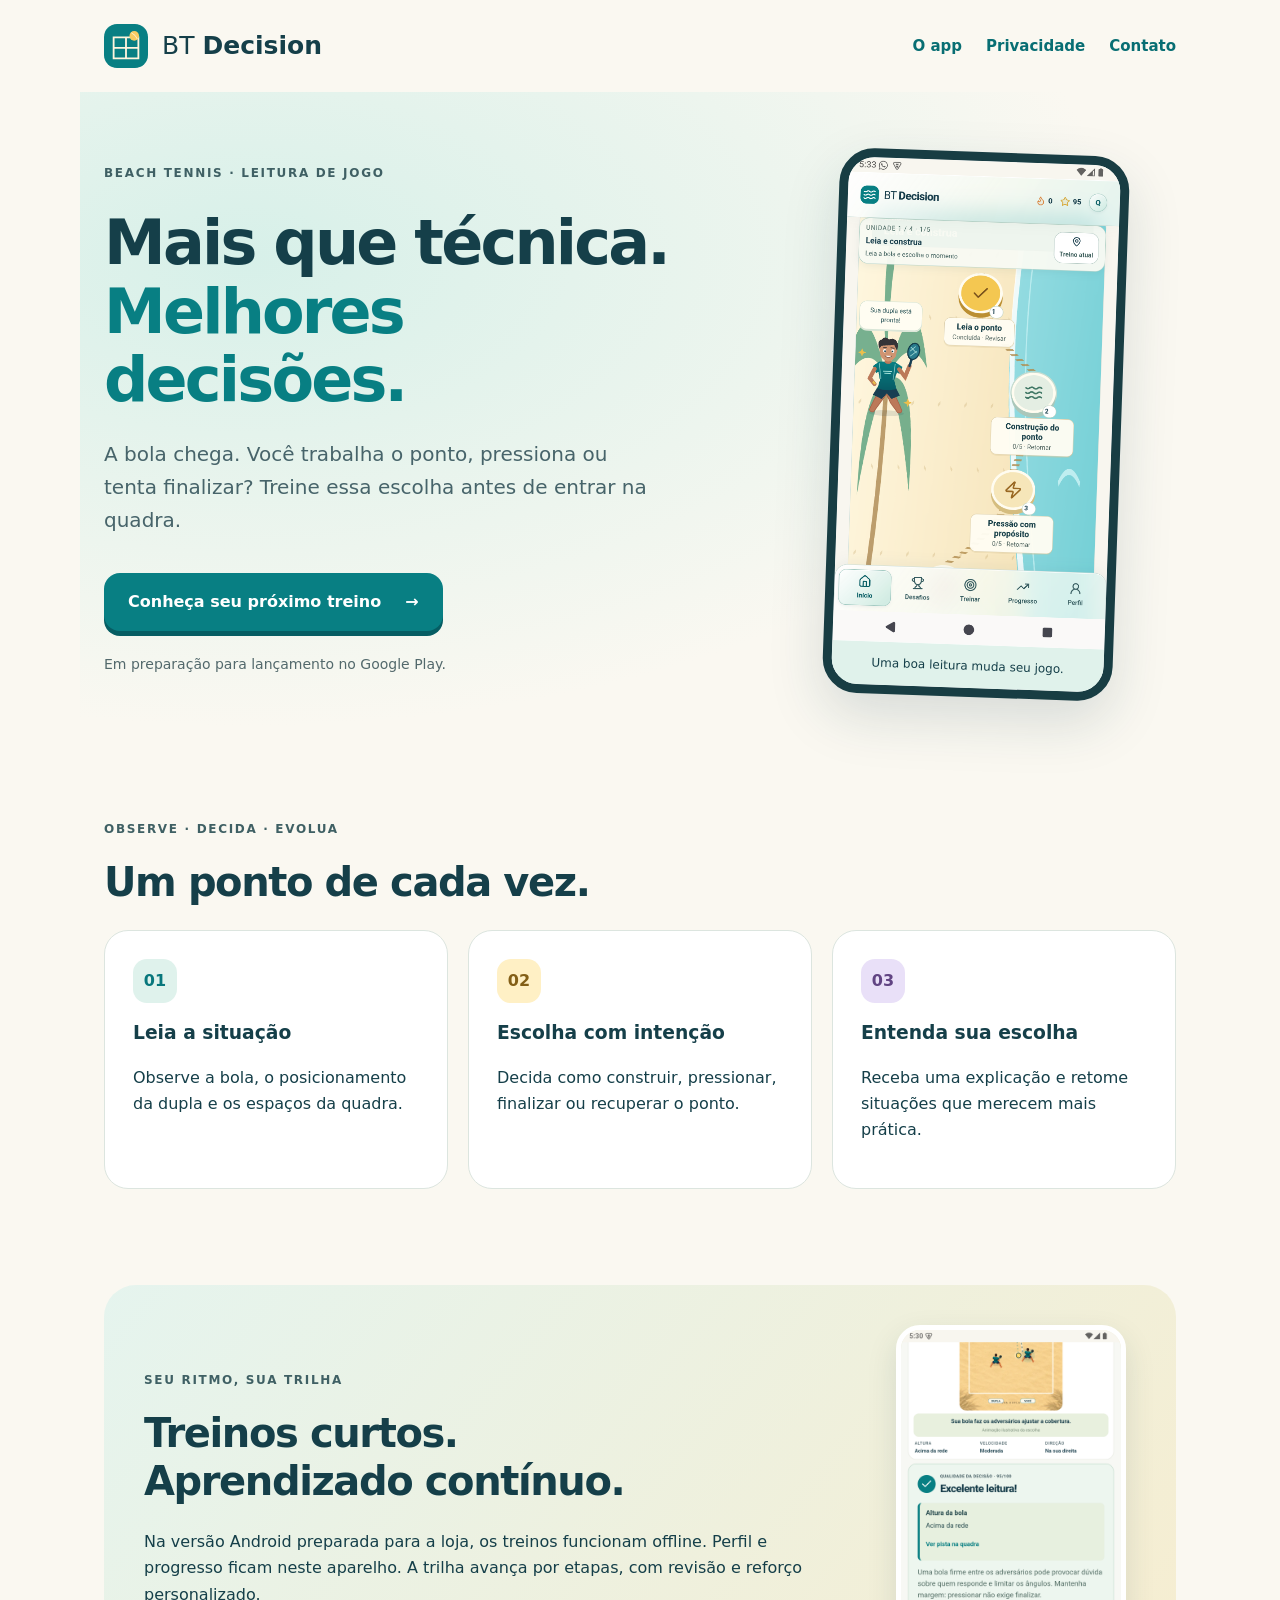
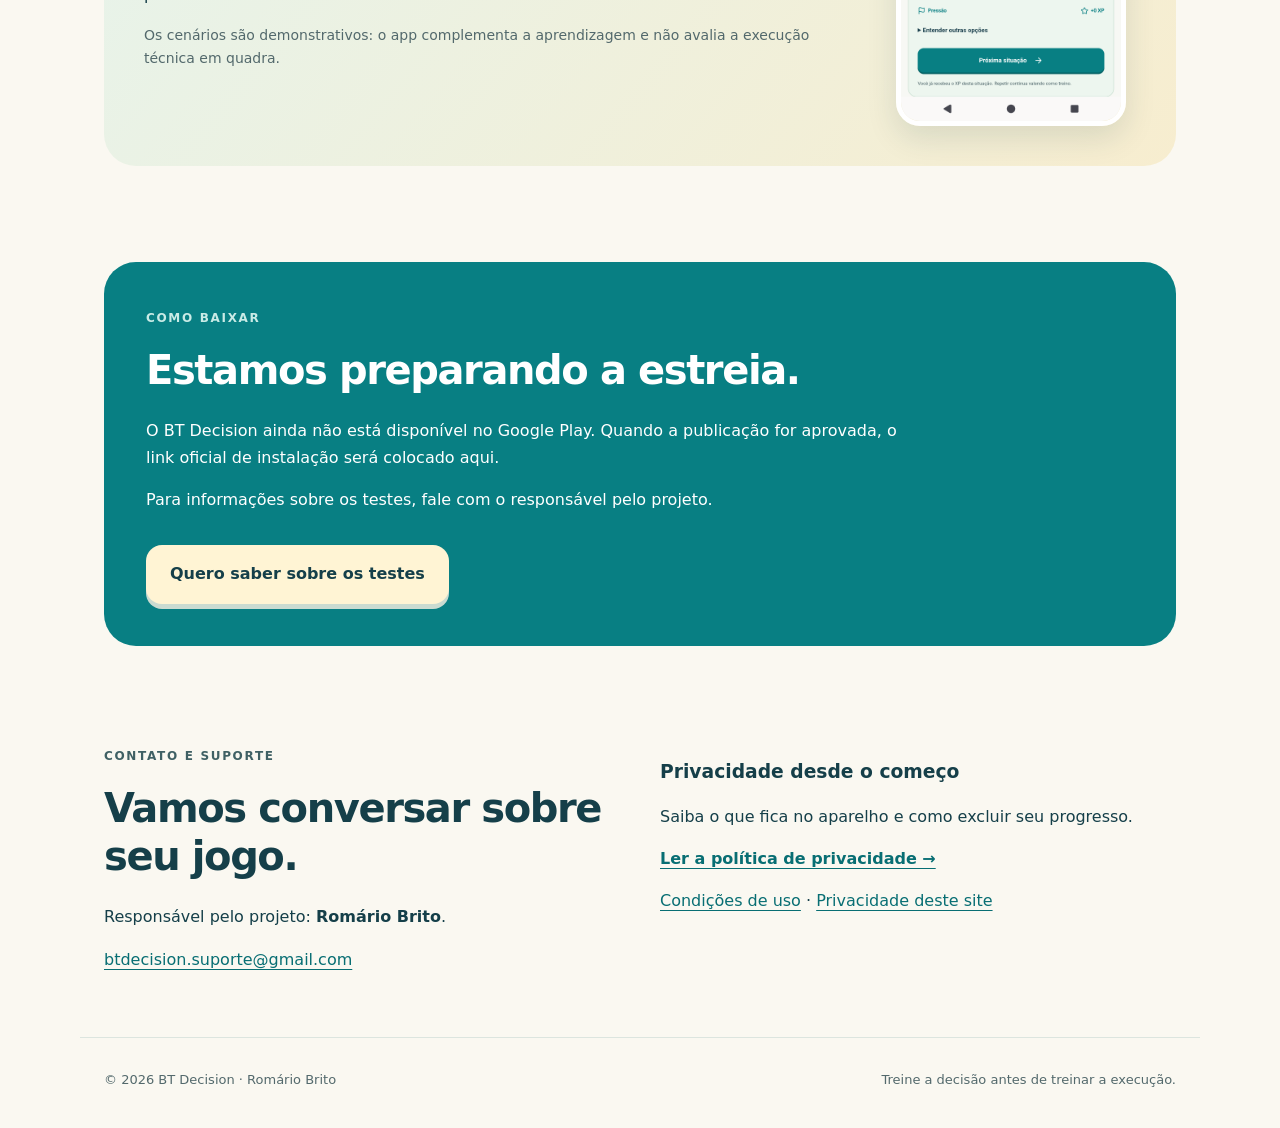
<file: index.html>
<!doctype html>
<html lang="pt-BR">
<head>
  <meta charset="utf-8"><meta name="viewport" content="width=device-width,initial-scale=1">
  <meta name="description" content="BT Decision: treine sua leitura de jogo e suas decisões no Beach Tennis. Conheça o aplicativo, sua política de privacidade e o canal de suporte.">
  <meta name="theme-color" content="#087f83">
  <title>BT Decision — Beach Tennis</title>
  <link rel="icon" href="assets/icon.svg" type="image/svg+xml">
  <link rel="stylesheet" href="style.css">
</head>
<body>
<a class="skip" href="#conteudo">Ir para o conteúdo</a>
<header class="wrap"><a class="brand" href="./"><img src="assets/icon.svg" width="44" height="44" alt="">BT <strong>Decision</strong></a><nav aria-label="Menu principal"><a href="#como-funciona">O app</a><a href="privacidade/">Privacidade</a><a href="#contato">Contato</a></nav></header>
<main id="conteudo">
<section class="hero wrap">
  <div><span class="tag">BEACH TENNIS · LEITURA DE JOGO</span><h1>Mais que técnica.<br><em>Melhores decisões.</em></h1><p class="lead">A bola chega. Você trabalha o ponto, pressiona ou tenta finalizar? Treine essa escolha antes de entrar na quadra.</p><a class="button" href="#como-funciona">Conheça seu próximo treino <span aria-hidden="true">→</span></a><p class="status">Em preparação para lançamento no Google Play.</p></div>
  <figure class="phone"><img src="assets/trilha.png" width="1080" height="1920" alt="Tela real do BT Decision com a trilha de aprendizado e o próximo treino recomendado."><figcaption>Uma boa leitura muda seu jogo.</figcaption></figure>
</section>
<section class="section wrap" id="como-funciona"><span class="tag">OBSERVE · DECIDA · EVOLUA</span><h2>Um ponto de cada vez.</h2><div class="cards"><article><span class="number">01</span><h3>Leia a situação</h3><p>Observe a bola, o posicionamento da dupla e os espaços da quadra.</p></article><article><span class="number">02</span><h3>Escolha com intenção</h3><p>Decida como construir, pressionar, finalizar ou recuperar o ponto.</p></article><article><span class="number">03</span><h3>Entenda sua escolha</h3><p>Receba uma explicação e retome situações que merecem mais prática.</p></article></div></section>
<section class="section wrap"><div class="highlight"><div><span class="tag">SEU RITMO, SUA TRILHA</span><h2>Treinos curtos.<br>Aprendizado contínuo.</h2><p>Na versão Android preparada para a loja, os treinos funcionam offline. Perfil e progresso ficam neste aparelho. A trilha avança por etapas, com revisão e reforço personalizado.</p><p class="note">Os cenários são demonstrativos: o app complementa a aprendizagem e não avalia a execução técnica em quadra.</p></div><img class="screen" src="assets/feedback.png" width="1080" height="1920" loading="lazy" alt="Exemplo real de explicação após uma decisão no aplicativo."></div></section>
<section class="section wrap" id="baixar"><div class="download"><span class="tag">COMO BAIXAR</span><h2>Estamos preparando a estreia.</h2><p>O BT Decision ainda não está disponível no Google Play. Quando a publicação for aprovada, o link oficial de instalação será colocado aqui.</p><p>Para informações sobre os testes, fale com o responsável pelo projeto.</p><a class="button light" href="mailto:btdecision.suporte@gmail.com?subject=BT%20Decision%20-%20testes">Quero saber sobre os testes</a></div></section>
<section class="section wrap contact" id="contato"><div><span class="tag">CONTATO E SUPORTE</span><h2>Vamos conversar sobre seu jogo.</h2><p>Responsável pelo projeto: <strong>Romário Brito</strong>.</p><p><a href="mailto:btdecision.suporte@gmail.com">btdecision.suporte@gmail.com</a></p></div><div><h3>Privacidade desde o começo</h3><p>Saiba o que fica no aparelho e como excluir seu progresso.</p><a class="text-link" href="privacidade/">Ler a política de privacidade →</a><p><a href="termos/">Condições de uso</a> · <a href="privacidade-site/">Privacidade deste site</a></p></div></section>
</main>
<footer class="wrap"><p>© 2026 BT Decision · Romário Brito</p><p>Treine a decisão antes de treinar a execução.</p></footer>
</body></html>
</file>
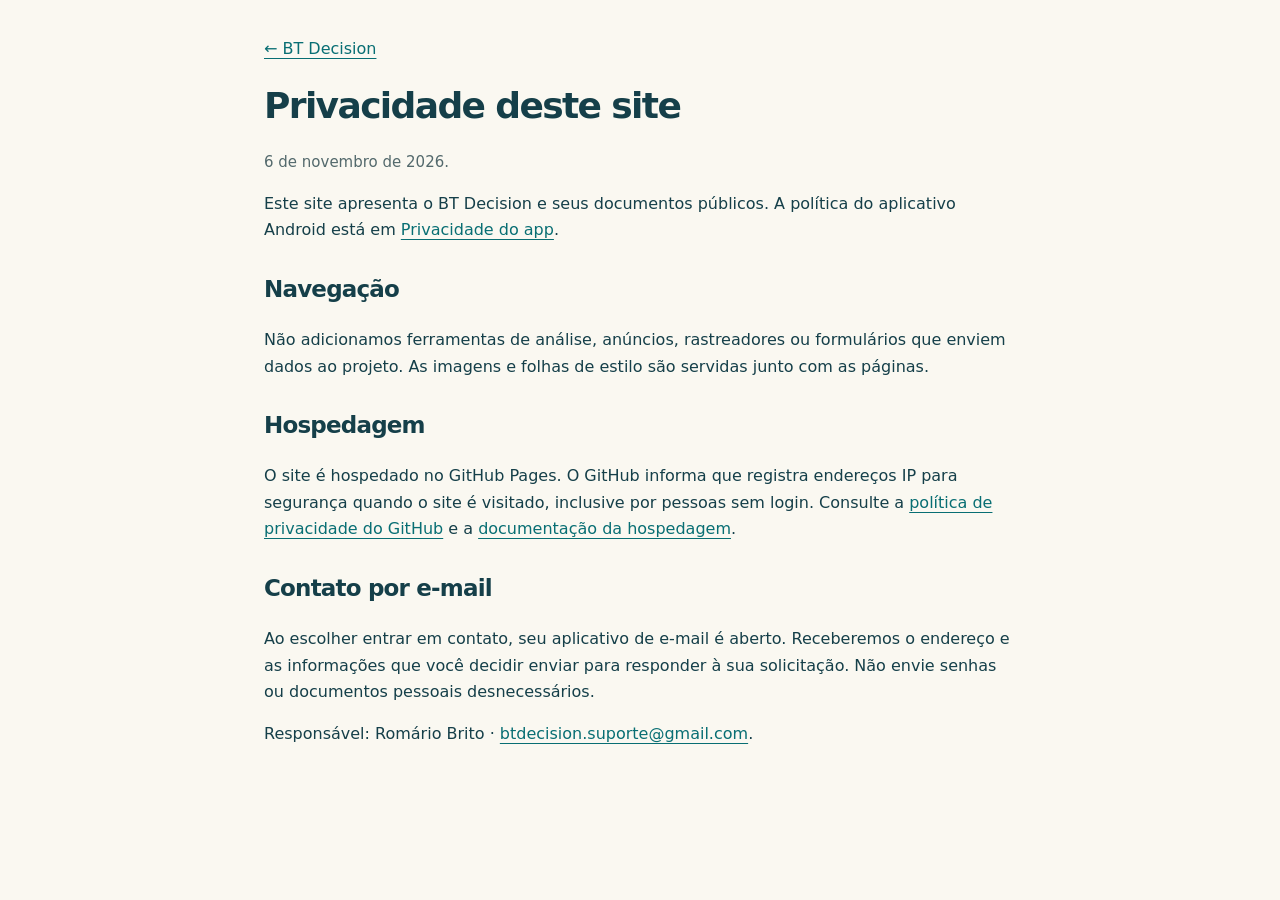
<file: privacidade-site/index.html>
<!doctype html><html lang="pt-BR"><head><meta charset="utf-8"><meta name="viewport" content="width=device-width,initial-scale=1"><title>Privacidade do site — BT Decision</title><link rel="stylesheet" href="../style.css"></head><body><main class="legal"><a href="../">← BT Decision</a><h1>Privacidade deste site</h1><p class="intro">6 de novembro de 2026.</p><p>Este site apresenta o BT Decision e seus documentos públicos. A política do aplicativo Android está em <a href="../privacidade/">Privacidade do app</a>.</p><h2>Navegação</h2><p>Não adicionamos ferramentas de análise, anúncios, rastreadores ou formulários que enviem dados ao projeto. As imagens e folhas de estilo são servidas junto com as páginas.</p><h2>Hospedagem</h2><p>O site é hospedado no GitHub Pages. O GitHub informa que registra endereços IP para segurança quando o site é visitado, inclusive por pessoas sem login. Consulte a <a href="https://docs.github.com/en/site-policy/privacy-policies/github-general-privacy-statement">política de privacidade do GitHub</a> e a <a href="https://docs.github.com/en/pages/getting-started-with-github-pages/what-is-github-pages#data-collection">documentação da hospedagem</a>.</p><h2>Contato por e-mail</h2><p>Ao escolher entrar em contato, seu aplicativo de e-mail é aberto. Receberemos o endereço e as informações que você decidir enviar para responder à sua solicitação. Não envie senhas ou documentos pessoais desnecessários.</p><p>Responsável: Romário Brito · <a href="mailto:btdecision.suporte@gmail.com">btdecision.suporte@gmail.com</a>.</p></main></body></html>
</file>
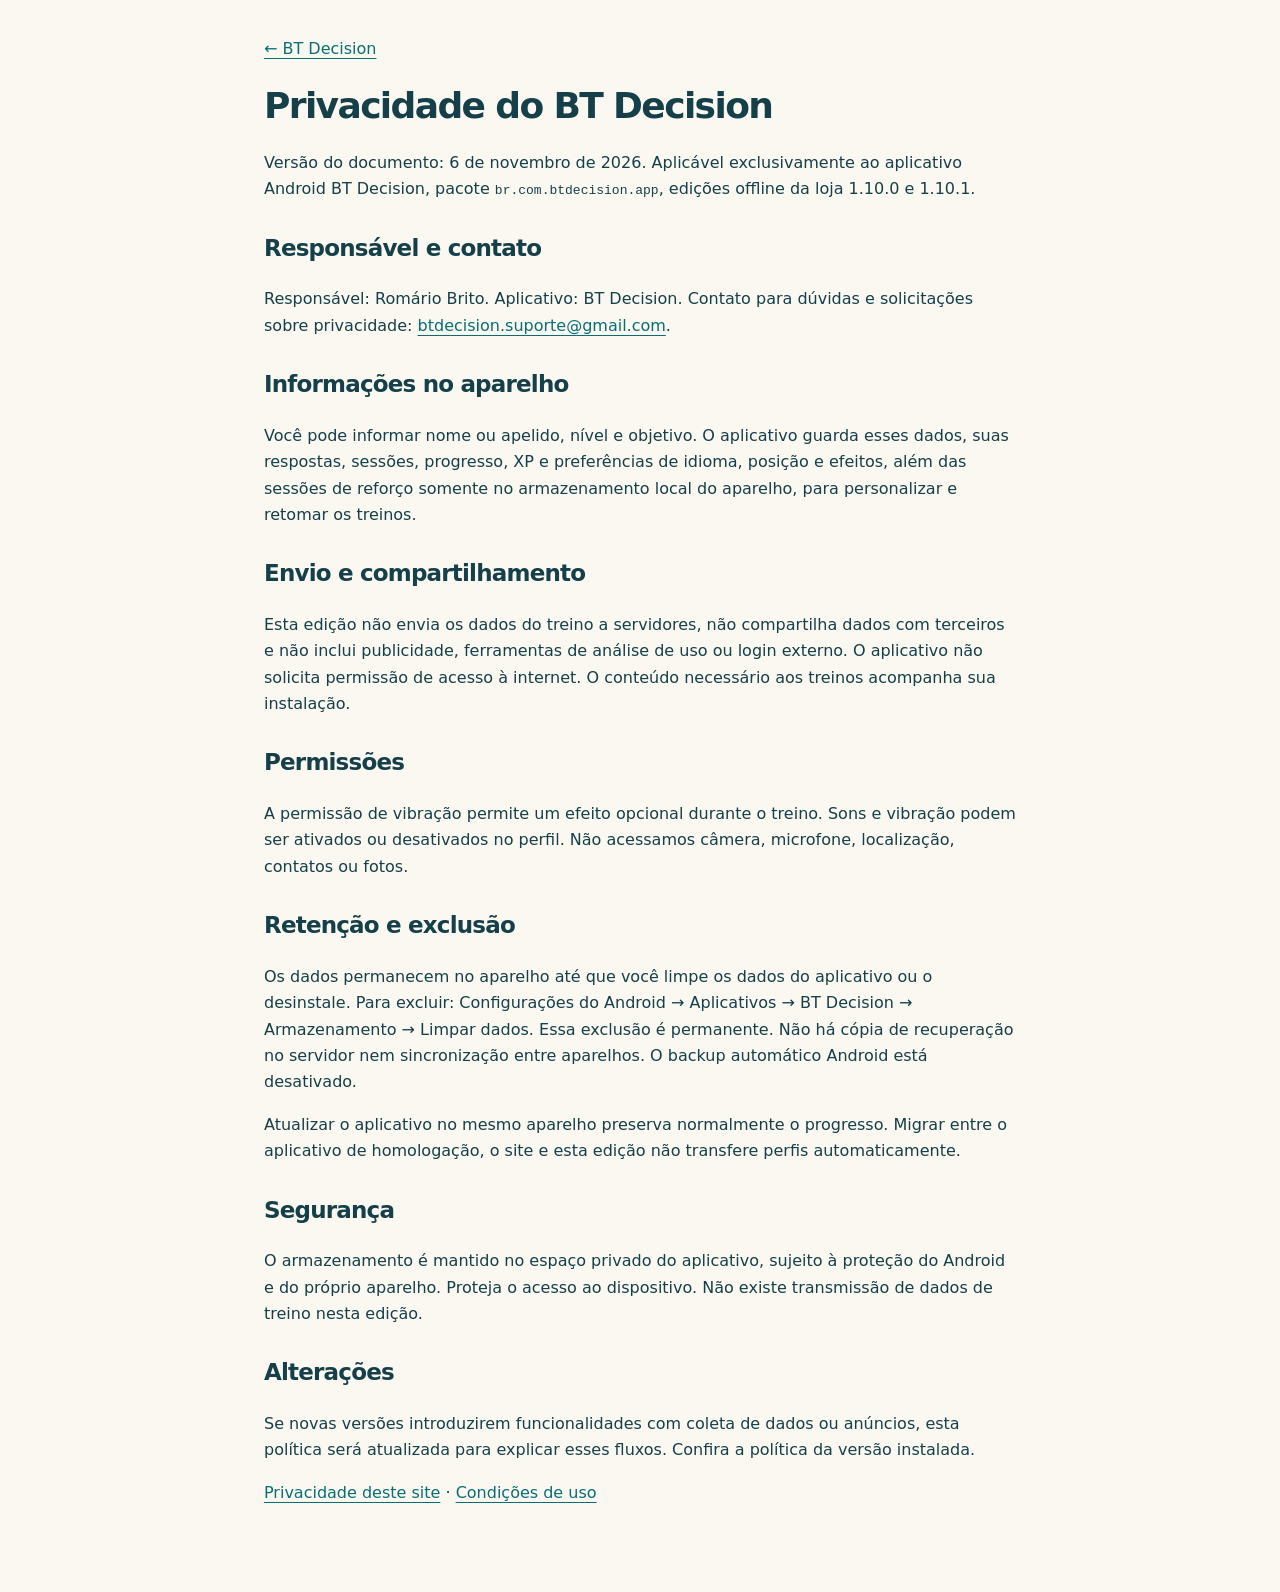
<file: privacidade/index.html>
<!doctype html>
<html lang="pt-BR">
<head><meta charset="utf-8"><meta name="viewport" content="width=device-width,initial-scale=1">
<title>Privacidade — BT Decision</title>
<link rel="stylesheet" href="../style.css"></head>
<body><main class="legal"><a href="../">&#8592; BT Decision</a>
<h1>Privacidade do BT Decision</h1>
<p>Versão do documento: 6 de novembro de 2026. Aplicável exclusivamente ao aplicativo Android BT Decision, pacote <code>br.com.btdecision.app</code>, edições offline da loja 1.10.0 e 1.10.1.</p>
<h2>Responsável e contato</h2>
<p>Responsável: Romário Brito. Aplicativo: BT Decision. Contato para dúvidas e solicitações sobre privacidade: <a href="mailto:btdecision.suporte@gmail.com">btdecision.suporte@gmail.com</a>.</p>
<h2>Informações no aparelho</h2>
<p>Você pode informar nome ou apelido, nível e objetivo. O aplicativo guarda esses dados, suas respostas, sessões, progresso, XP e preferências de idioma, posição e efeitos, além das sessões de reforço somente no armazenamento local do aparelho, para personalizar e retomar os treinos.</p>
<h2>Envio e compartilhamento</h2>
<p>Esta edição não envia os dados do treino a servidores, não compartilha dados com terceiros e não inclui publicidade, ferramentas de análise de uso ou login externo. O aplicativo não solicita permissão de acesso à internet. O conteúdo necessário aos treinos acompanha sua instalação.</p>
<h2>Permissões</h2>
<p>A permissão de vibração permite um efeito opcional durante o treino. Sons e vibração podem ser ativados ou desativados no perfil. Não acessamos câmera, microfone, localização, contatos ou fotos.</p>
<h2>Retenção e exclusão</h2>
<p>Os dados permanecem no aparelho até que você limpe os dados do aplicativo ou o desinstale. Para excluir: Configurações do Android → Aplicativos → BT Decision → Armazenamento → Limpar dados. Essa exclusão é permanente. Não há cópia de recuperação no servidor nem sincronização entre aparelhos. O backup automático Android está desativado.</p>
<p>Atualizar o aplicativo no mesmo aparelho preserva normalmente o progresso. Migrar entre o aplicativo de homologação, o site e esta edição não transfere perfis automaticamente.</p>
<h2>Segurança</h2>
<p>O armazenamento é mantido no espaço privado do aplicativo, sujeito à proteção do Android e do próprio aparelho. Proteja o acesso ao dispositivo. Não existe transmissão de dados de treino nesta edição.</p>
<h2>Alterações</h2>
<p>Se novas versões introduzirem funcionalidades com coleta de dados ou anúncios, esta política será atualizada para explicar esses fluxos. Confira a política da versão instalada.</p>
<p><a href="../privacidade-site/">Privacidade deste site</a> &middot; <a href="../termos/">Condi&#231;&#245;es de uso</a></p></main></body></html>
</file>
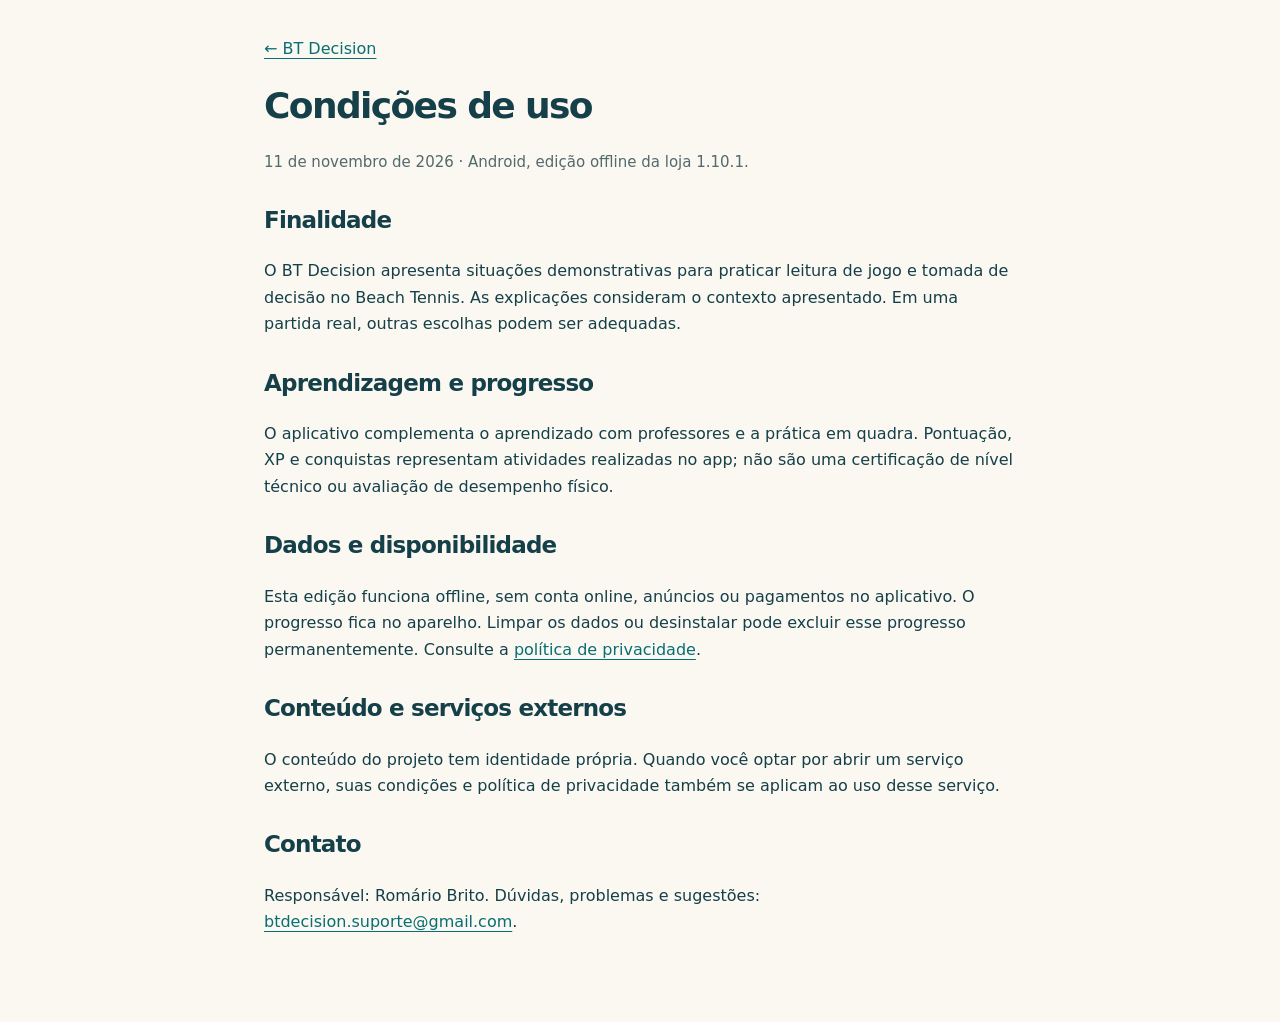
<file: termos/index.html>
<!doctype html><html lang="pt-BR"><head><meta charset="utf-8"><meta name="viewport" content="width=device-width,initial-scale=1"><title>Condições de uso — BT Decision</title><link rel="stylesheet" href="../style.css"></head><body><main class="legal"><a href="../">← BT Decision</a><h1>Condições de uso</h1><p class="intro">11 de novembro de 2026 · Android, edição offline da loja 1.10.1.</p><h2>Finalidade</h2><p>O BT Decision apresenta situações demonstrativas para praticar leitura de jogo e tomada de decisão no Beach Tennis. As explicações consideram o contexto apresentado. Em uma partida real, outras escolhas podem ser adequadas.</p><h2>Aprendizagem e progresso</h2><p>O aplicativo complementa o aprendizado com professores e a prática em quadra. Pontuação, XP e conquistas representam atividades realizadas no app; não são uma certificação de nível técnico ou avaliação de desempenho físico.</p><h2>Dados e disponibilidade</h2><p>Esta edição funciona offline, sem conta online, anúncios ou pagamentos no aplicativo. O progresso fica no aparelho. Limpar os dados ou desinstalar pode excluir esse progresso permanentemente. Consulte a <a href="../privacidade/">política de privacidade</a>.</p><h2>Conteúdo e serviços externos</h2><p>O conteúdo do projeto tem identidade própria. Quando você optar por abrir um serviço externo, suas condições e política de privacidade também se aplicam ao uso desse serviço.</p><h2>Contato</h2><p>Responsável: Romário Brito. Dúvidas, problemas e sugestões: <a href="mailto:btdecision.suporte@gmail.com">btdecision.suporte@gmail.com</a>.</p></main></body></html>
</file>
<file: style.css>
:root{font-family:system-ui,-apple-system,BlinkMacSystemFont,"Segoe UI",sans-serif;color:#153f49;background:#faf8f1;line-height:1.65;scroll-behavior:smooth}*{box-sizing:border-box}body{margin:0}a{color:#086e73;text-underline-offset:4px}a:focus-visible{outline:3px solid #bd7500;outline-offset:5px}img{max-width:100%;height:auto}.wrap{max-width:1120px;margin:auto;padding-left:24px;padding-right:24px}header{display:flex;align-items:center;justify-content:space-between;gap:24px;padding-top:24px;padding-bottom:24px}.brand{display:flex;align-items:center;gap:8px;font-size:25px;text-decoration:none;color:#153f49}.brand img{margin-right:6px;border-radius:13px}nav{display:flex;gap:24px}nav a{text-decoration:none;font-size:15px;font-weight:600}.skip{position:absolute;top:-100px;padding:12px;background:#fff}.skip:focus{top:0}.hero{display:grid;grid-template-columns:1.2fr .8fr;align-items:center;gap:70px;padding-top:60px;padding-bottom:70px;background:radial-gradient(ellipse at 15% 25%,#d7f0e9,transparent 65%)}.tag{font-size:12px;letter-spacing:.14em;font-weight:800;color:#3f6064}h1{font-size:clamp(36px,5vw,62px);line-height:1.1;letter-spacing:-.045em;margin:24px 0}h1 em{color:#087f83;font-style:normal}h2{font-size:clamp(28px,3.5vw,40px);line-height:1.2;letter-spacing:-.035em;margin:16px 0 24px}h3{line-height:1.3}.lead{font-size:20px;max-width:560px;color:#47646a}.button{display:inline-flex;align-items:center;gap:24px;justify-content:center;background:#087f83;color:white;text-decoration:none;padding:16px 24px;border-radius:16px;font-weight:750;box-shadow:0 5px 0 #065d63;margin-top:16px}.button:hover{background:#066c70}.status,.note{font-size:14px;color:#53696c}.status{margin-top:22px}.phone{margin:0 auto;width:min(100%,290px);background:#fff;border:9px solid #183d43;border-radius:35px;overflow:hidden;box-shadow:0 22px 55px #153f4926;transform:rotate(2deg)}.phone img{display:block;width:100%;border-radius:23px 23px 0 0}.phone figcaption{font-size:12px;text-align:center;padding:12px;background:#e0f2eb}.section{padding-top:48px;padding-bottom:48px}.cards{display:grid;grid-template-columns:repeat(3,1fr);gap:20px}.cards article{background:#fff;padding:28px;border:1px solid #dce5df;border-radius:24px}.number{display:inline-grid;place-items:center;width:44px;height:44px;border-radius:14px;background:#dff2ec;color:#08777c;font-weight:800}.cards article:nth-child(2) .number{background:#fff0c5;color:#835f17}.cards article:nth-child(3) .number{background:#e9e0f8;color:#614483}.highlight{border-radius:32px;padding:40px;background:linear-gradient(130deg,#e5f4ee,#f7edcf);display:grid;grid-template-columns:1fr 240px;align-items:center;gap:50px}.screen{width:230px;border:5px solid #fff;border-radius:24px;box-shadow:0 12px 30px #153f4920}.download{border-radius:32px;background:#087f83;color:#fff;padding:42px}.download .tag{color:#c9ebe6}.download p{max-width:760px}.light{background:#fff4d4;color:#153f49;box-shadow:0 5px 0 #cadbd1}.light:hover{background:#fff}.contact{display:grid;grid-template-columns:1fr 1fr;gap:40px}.text-link{font-weight:700}footer{border-top:1px solid #dce5df;display:flex;justify-content:space-between;gap:24px;padding-top:18px;padding-bottom:25px;font-size:13px;color:#53696c}.legal{max-width:800px;margin:auto;padding:36px 24px 70px}.legal h1{font-size:36px}.legal h2{font-size:23px;margin-top:32px}.legal code{overflow-wrap:anywhere}.legal .intro{font-size:15px;color:#53696c}@media(max-width:700px){header{flex-direction:column;align-items:flex-start;gap:16px}nav{gap:20px;flex-wrap:wrap}.hero{grid-template-columns:1fr;gap:36px;padding-top:24px;padding-bottom:28px}.hero h1{max-width:480px}.phone{width:240px;transform:none}.cards{grid-template-columns:1fr}.section{padding-top:30px;padding-bottom:30px}.highlight{grid-template-columns:1fr;padding:28px;gap:24px}.screen{margin:auto;width:220px}.download{padding:28px}.contact{grid-template-columns:1fr;gap:20px}footer{flex-direction:column;gap:0}.button{width:100%;padding-left:15px;padding-right:15px;font-size:15px}.brand{font-size:24px}}@media(prefers-reduced-motion:reduce){:root{scroll-behavior:auto}}
</file>
